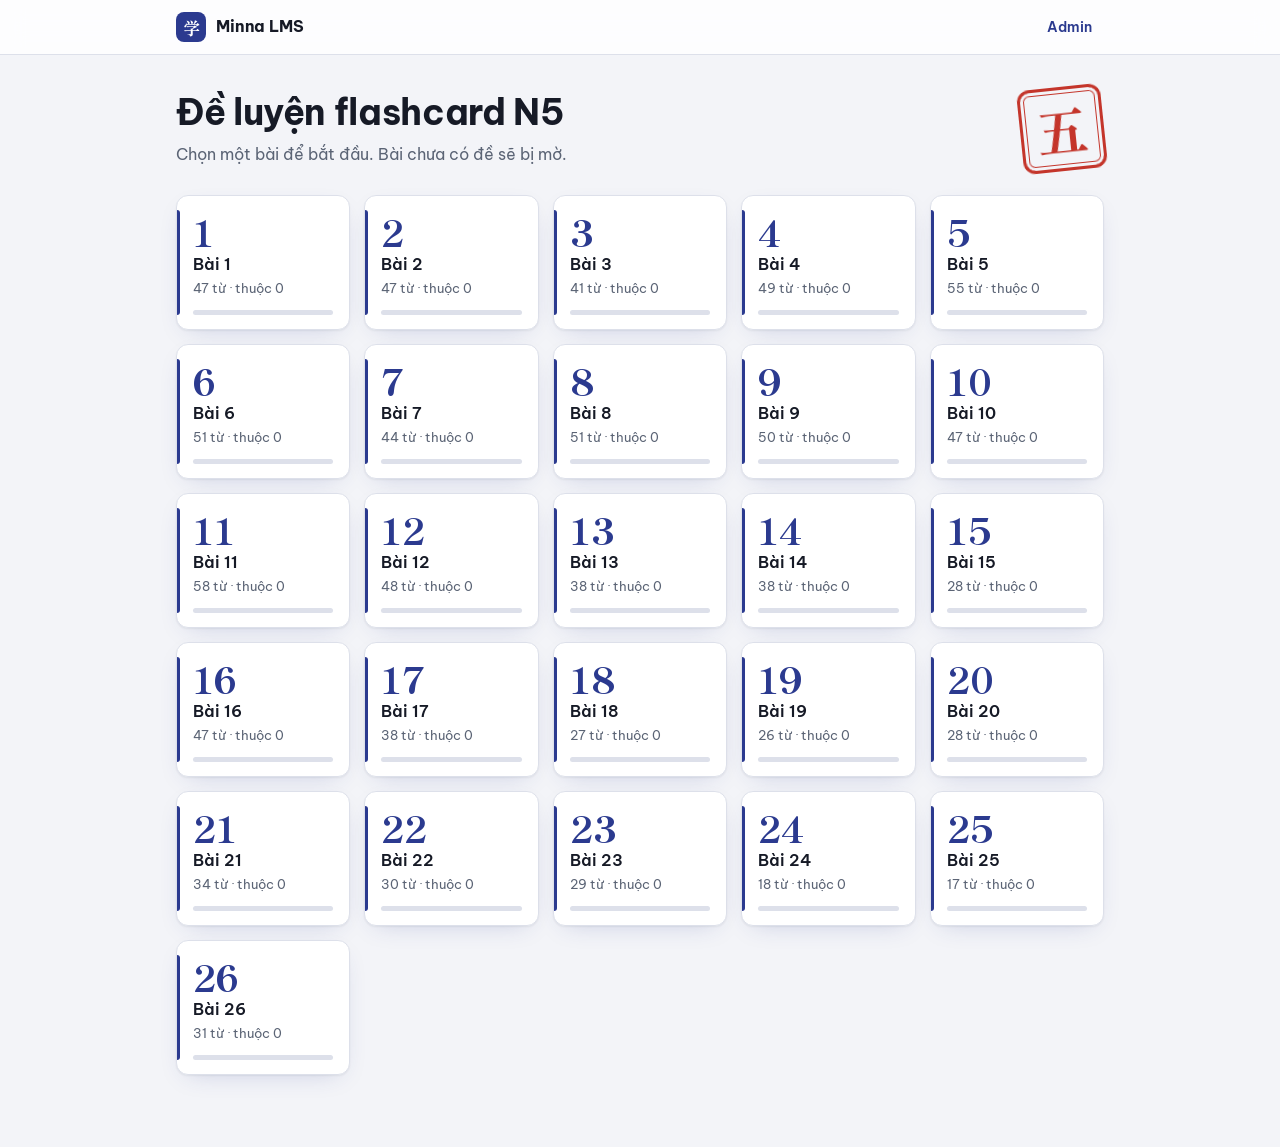
<file: index.html>
<!doctype html>
<html lang="vi">
<head>
<meta charset="utf-8">
<meta name="viewport" content="width=device-width,initial-scale=1">
<meta name="color-scheme" content="light dark">
<meta name="theme-color" content="#2b3a8f">
<meta name="description" content="Luyện từ vựng tiếng Nhật N5 bằng flashcard theo từng bài Minna no Nihongo.">
<title>Minna LMS – Luyện từ vựng N5</title>
<link rel="preconnect" href="https://fonts.googleapis.com">
<link rel="preconnect" href="https://fonts.gstatic.com" crossorigin>
<link rel="stylesheet" href="css/style.css">
</head>
<body>
<header class="top">
  <a class="brand" href="./" aria-label="Minna LMS – trang chủ">
    <span class="logo" aria-hidden="true">学</span>
    <span>Minna LMS</span>
  </a>
  <a class="link" href="admin.html">Admin</a>
</header>

<main class="wrap">
  <section class="hero">
    <div>
      <h1>Đề luyện flashcard N5</h1>
      <p class="muted">Chọn một bài để bắt đầu. Bài chưa có đề sẽ bị mờ.</p>
    </div>
    <div class="stamp" aria-hidden="true">五</div>
  </section>

  <div id="grid" class="grid" aria-live="polite"></div>
  <noscript><p class="muted center">Cần bật JavaScript để hiển thị danh sách bài học.</p></noscript>
</main>

<script src="js/app.js"></script>
<script src="js/home.js"></script>
</body>
</html>
</file>
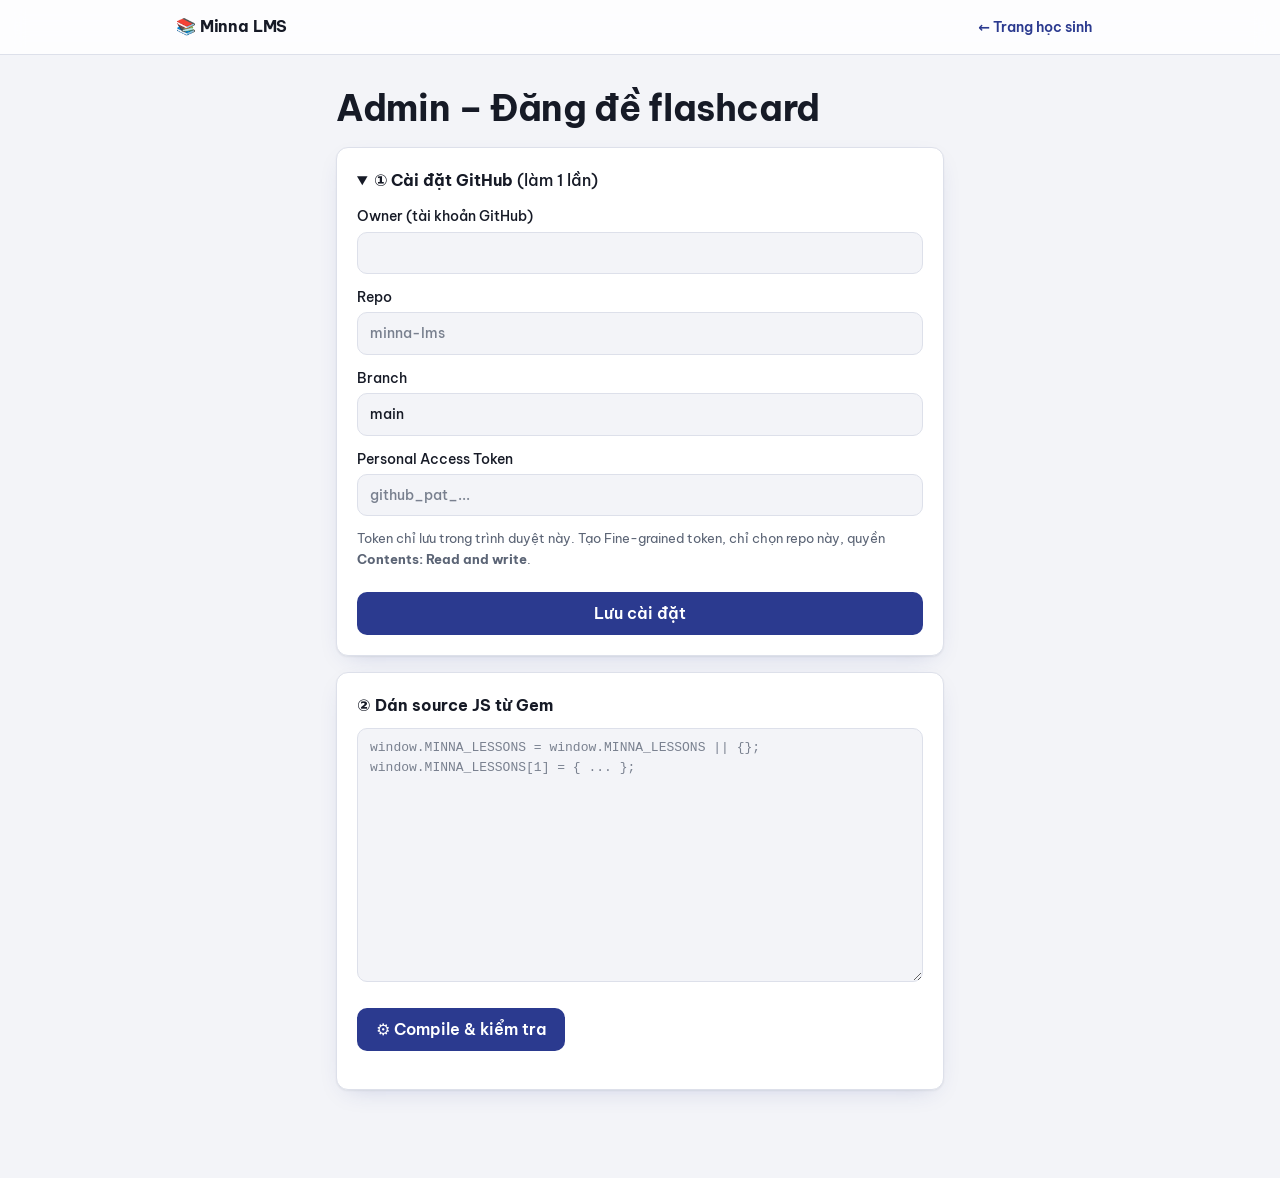
<file: admin.html>
<!doctype html>
<html lang="vi">
<head>
<meta charset="utf-8">
<meta name="viewport" content="width=device-width,initial-scale=1">
<title>Admin – Minna LMS</title>
<link rel="stylesheet" href="css/style.css">
</head>
<body>
<header class="top">
  <a class="brand" href="./">📚 Minna LMS</a>
  <a class="link" href="./">← Trang học sinh</a>
</header>
<main class="wrap narrow">
  <h1>Admin – Đăng đề flashcard</h1>

  <details class="panel" id="cfgBox">
    <summary><b>① Cài đặt GitHub</b> (làm 1 lần)</summary>
    <div class="form">
      <label>Owner (tài khoản GitHub) <input id="owner"></label>
      <label>Repo <input id="repo" placeholder="minna-lms"></label>
      <label>Branch <input id="branch" value="main"></label>
      <label>Personal Access Token <input id="token" type="password" placeholder="github_pat_..."></label>
      <p class="muted small">Token chỉ lưu trong trình duyệt này. Tạo Fine-grained token, chỉ chọn repo này, quyền <b>Contents: Read and write</b>.</p>
      <button class="btn" id="saveCfg">Lưu cài đặt</button>
    </div>
  </details>

  <section class="panel">
    <b>② Dán source JS từ Gem</b>
    <textarea id="code" rows="12" spellcheck="false" placeholder="window.MINNA_LESSONS = window.MINNA_LESSONS || {};&#10;window.MINNA_LESSONS[1] = { ... };"></textarea>
    <div class="actions left">
      <button class="btn" id="compile">⚙ Compile &amp; kiểm tra</button>
    </div>
    <div id="msg" class="msg"></div>
  </section>

  <section class="panel" id="resultBox" hidden>
    <b>③ Kết quả</b>
    <p id="info"></p>
    <div class="actions left">
      <button class="btn ghost" id="preview">👁 Xem thử (chỉ trên máy này)</button>
      <button class="btn good" id="publish">🚀 Đăng lên GitHub</button>
      <button class="btn ghost" id="download">⬇ Tải file .js</button>
    </div>
    <div class="tablewrap"><table id="tbl"></table></div>
  </section>
</main>
<script src="js/app.js"></script>
<script src="js/admin.js"></script>
</body>
</html>
</file>
<file: css/style.css>
/* ==========================================================
   Minna LMS – giao diện luyện từ vựng N5
   Ý tưởng: giấy tập viết Nhật (genkō yōshi) + mực chàm + dấu hanko đỏ
   Giữ nguyên toàn bộ tên class cũ để JS / admin.html không bị vỡ.
   ========================================================== */
@import url("https://fonts.googleapis.com/css2?family=Be+Vietnam+Pro:wght@400;500;600;700&family=Shippori+Mincho:wght@600;800&display=swap");

/* ---------- Design tokens ---------- */
:root{
  color-scheme:light dark;
  --bg:#f3f4f8;
  --fg:#161a26;
  --muted:#5b6475;
  --card:#ffffff;
  --line:#dde0ea;
  --pri:#2b3a8f;          /* chàm */
  --pri-soft:#e8ebf8;
  --accent:#c4352b;       /* đỏ hanko – chỉ dùng một chỗ */
  --good:#157a3d;
  --bad:#c62828;
  --warn:#b45309;
  --on-solid:#fff;
  --grid:rgba(43,58,143,.07);
  --shadow:0 1px 2px rgba(22,26,38,.06),0 8px 24px -12px rgba(43,58,143,.25);
  --shadow-hover:0 2px 4px rgba(22,26,38,.08),0 16px 32px -14px rgba(43,58,143,.4);
  --radius:12px;
  --font-ui:"Be Vietnam Pro",system-ui,-apple-system,"Segoe UI","Noto Sans JP","Hiragino Sans","Yu Gothic",sans-serif;
  --font-jp:"Shippori Mincho","Hiragino Mincho ProN","Yu Mincho","Noto Serif JP",serif;
}
@media (prefers-color-scheme:dark){
  :root{
    --bg:#0d111c;
    --fg:#e9ecf5;
    --muted:#9aa3b8;
    --card:#151b2a;
    --line:#262e43;
    --pri:#8e9bff;
    --pri-soft:#1d2540;
    --accent:#ff6b5e;
    --good:#34d27b;
    --bad:#ff7b72;
    --warn:#f5a524;
    --on-solid:#0d111c;
    --grid:rgba(142,155,255,.07);
    --shadow:0 1px 2px rgba(0,0,0,.4),0 8px 24px -12px rgba(0,0,0,.6);
    --shadow-hover:0 2px 4px rgba(0,0,0,.5),0 16px 32px -14px rgba(142,155,255,.35);
  }
}

/* ---------- Base ---------- */
*{box-sizing:border-box}
html{-webkit-text-size-adjust:100%;scroll-behavior:smooth}
body{
  margin:0;min-height:100vh;
  font-family:var(--font-ui);font-size:16px;line-height:1.6;
  background:var(--bg);color:var(--fg);
  -webkit-font-smoothing:antialiased;
}
a{color:inherit}
:focus-visible{outline:3px solid var(--pri);outline-offset:3px;border-radius:6px}
::selection{background:var(--pri);color:var(--on-solid)}

h1{margin:0 0 8px;font-size:clamp(26px,4.5vw,36px);line-height:1.2;font-weight:700;letter-spacing:-.01em;text-wrap:balance}
p{margin:0 0 .75em}

.muted{color:var(--muted)}
.small{font-size:13px}
.center{text-align:center}

/* ---------- Header ---------- */
.top{
  position:sticky;top:0;z-index:20;
  display:flex;justify-content:space-between;align-items:center;gap:12px;
  padding:10px max(20px,calc((100vw - 960px)/2 + 16px));
  background:var(--card);
  border-bottom:1px solid var(--line);
}
@supports (background:color-mix(in srgb,red,blue)){
  .top{background:color-mix(in srgb,var(--card) 82%,transparent);-webkit-backdrop-filter:saturate(1.4) blur(12px);backdrop-filter:saturate(1.4) blur(12px)}
}
.brand{display:inline-flex;align-items:center;gap:10px;font-weight:700;letter-spacing:-.01em;color:var(--fg);text-decoration:none}
.logo{
  display:grid;place-items:center;width:30px;height:30px;
  font:800 17px/1 var(--font-jp);
  color:var(--on-solid);background:var(--pri);border-radius:8px;
}
.link{
  color:var(--pri);text-decoration:none;font-size:14px;font-weight:600;
  padding:6px 12px;border-radius:999px;transition:background .15s;
}
.link:hover{background:var(--pri-soft)}

/* ---------- Layout ---------- */
.wrap{max-width:960px;margin:0 auto;padding:32px 16px 72px}
.narrow{max-width:640px}

/* ---------- Hero (trang chủ) ---------- */
.hero{display:flex;align-items:center;justify-content:space-between;gap:20px;margin-bottom:8px}
.hero p{max-width:46ch;margin:0}
.stamp{
  flex:none;display:grid;place-items:center;
  width:84px;height:84px;
  font:800 52px/1 var(--font-jp);
  color:var(--accent);
  border:3px solid var(--accent);border-radius:12px;
  box-shadow:inset 0 0 0 3px var(--bg),inset 0 0 0 4px var(--accent);
  transform:rotate(-6deg);
  user-select:none;
  animation:stamp .5s cubic-bezier(.2,.9,.3,1.2) .15s both;
}
@keyframes stamp{
  from{opacity:0;transform:rotate(-14deg) scale(1.7)}
  to{opacity:1;transform:rotate(-6deg) scale(1)}
}

/* ---------- Lưới bài học ---------- */
.grid{display:grid;grid-template-columns:repeat(auto-fill,minmax(160px,1fr));gap:14px;margin-top:24px}
.grid:empty::before{content:"Đang tải danh sách bài…";grid-column:1/-1;padding:40px 0;text-align:center;color:var(--muted)}

.lesson{
  position:relative;display:flex;flex-direction:column;gap:2px;
  padding:16px 16px 14px;
  background:var(--card);color:var(--fg);
  border:1px solid var(--line);border-radius:var(--radius);
  box-shadow:var(--shadow);
  text-decoration:none;
  transition:transform .18s ease,border-color .18s,box-shadow .18s;
}
.lesson::before{ /* gáy vở: dải màu mảnh bên trái */
  content:"";position:absolute;left:0;top:14px;bottom:14px;width:3px;
  background:var(--pri);border-radius:0 3px 3px 0;
}
.lesson:not(.off):hover{transform:translateY(-3px);border-color:var(--pri);box-shadow:var(--shadow-hover)}
.lesson:not(.off):active{transform:translateY(-1px)}
.lesson.off{opacity:.55;pointer-events:none;border-style:dashed;box-shadow:none;background:transparent}
.lesson.off::before{background:var(--line)}
.lesson .num{font:800 36px/1.1 var(--font-jp);color:var(--pri)}
.lesson .name{font-weight:600;line-height:1.35}
.lesson .meta{font-size:13px;color:var(--muted)}

.mini{height:5px;background:var(--line);border-radius:9px;margin-top:10px;overflow:hidden}
.mini i{display:block;height:100%;background:var(--good);border-radius:9px;transition:width .4s ease}

/* ---------- Panel / toolbar ---------- */
.panel{
  background:var(--card);border:1px solid var(--line);border-radius:var(--radius);
  padding:20px;margin:16px 0;box-shadow:var(--shadow);
}
.toolbar{display:flex;flex-wrap:wrap;gap:12px;align-items:center;margin:16px 0;font-size:14px}

/* ---------- Form controls ---------- */
select,input,textarea{
  font:inherit;color:var(--fg);background:var(--bg);
  border:1px solid var(--line);border-radius:10px;padding:9px 12px;
  transition:border-color .15s,box-shadow .15s;
}
select:hover,input:hover,textarea:hover{border-color:var(--muted)}
select:focus,input:focus,textarea:focus{outline:none;border-color:var(--pri);box-shadow:0 0 0 3px var(--pri-soft)}
textarea{width:100%;margin-top:10px;font-family:ui-monospace,Menlo,Consolas,monospace;font-size:13px;line-height:1.5;resize:vertical}
::placeholder{color:var(--muted);opacity:.8}

.form{display:grid;gap:12px;margin-top:12px}
.form label{display:grid;gap:4px;font-size:14px;font-weight:500}

/* ---------- Buttons ---------- */
.btn{
  display:inline-block;font:inherit;font-weight:600;line-height:1.2;
  padding:11px 18px;border:1px solid transparent;border-radius:10px;
  background:var(--pri);color:var(--on-solid);
  cursor:pointer;text-decoration:none;text-align:center;
  transition:filter .15s,transform .1s,background .15s,border-color .15s;
}
.btn:hover{filter:brightness(1.1)}
.btn:active{transform:scale(.97)}
.btn.ghost{background:transparent;color:var(--fg);border-color:var(--line)}
.btn.ghost:hover{filter:none;background:var(--pri-soft);border-color:var(--pri)}
.btn.good{background:var(--good);color:var(--on-solid)}
.btn.bad{background:var(--bad);color:var(--on-solid)}
.btn:disabled{opacity:.5;cursor:wait;transform:none;filter:none}

/* ---------- Tiến độ ---------- */
.progress{height:8px;background:var(--line);border-radius:9px;overflow:hidden}
.progress div{height:100%;width:0;background:linear-gradient(90deg,var(--pri),var(--good));border-radius:9px;transition:width .3s ease}

/* ---------- Flashcard ---------- */
.card{perspective:1200px;height:280px;margin:20px 0 12px;cursor:pointer;outline:none;-webkit-tap-highlight-color:transparent}
.card:focus-visible .face{border-color:var(--pri);box-shadow:0 0 0 4px var(--pri-soft)}
.card .inner{position:relative;width:100%;height:100%;transition:transform .5s cubic-bezier(.3,.7,.2,1);transform-style:preserve-3d}
.card.noanim .inner{transition:none}
.card.flipped .inner{transform:rotateY(180deg)}

.face{
  position:absolute;inset:0;
  backface-visibility:hidden;-webkit-backface-visibility:hidden;
  display:flex;align-items:center;justify-content:center;text-align:center;
  padding:24px;
  /* mặt trước: giấy ô vuông kiểu genkō yōshi */
  background-color:var(--card);
  background-image:linear-gradient(var(--grid) 1px,transparent 1px),linear-gradient(90deg,var(--grid) 1px,transparent 1px);
  background-size:36px 36px;background-position:center;
  border:2px solid var(--line);border-radius:22px;
  box-shadow:var(--shadow);
  font-family:var(--font-jp);
  font-size:clamp(30px,8vw,56px);font-weight:800;line-height:1.3;
  word-break:break-word;text-wrap:balance;
  transition:border-color .2s,box-shadow .2s;
}
.face.back{
  transform:rotateY(180deg);
  background-image:none;background-color:var(--pri-soft);
  border-color:var(--pri);
  font-family:var(--font-ui);font-weight:600;
  font-size:clamp(22px,5.5vw,34px);
}

.actions{display:flex;gap:12px;justify-content:center;margin:18px 0;flex-wrap:wrap}
.actions.left{justify-content:flex-start}
.actions .btn{flex:1;min-width:130px;text-align:center}
.actions.left .btn{flex:none}

/* ---------- Thông báo ---------- */
.msg{margin-top:12px;font-size:14px;white-space:pre-wrap}
.msg.err{color:var(--bad)}
.msg.ok{color:var(--good)}
.msg.warn{color:var(--warn)}

/* ---------- Bảng ---------- */
.tablewrap{max-height:360px;overflow:auto;margin-top:12px;border:1px solid var(--line);border-radius:10px}
table{width:100%;border-collapse:collapse;font-size:14px}
th,td{padding:8px 12px;border-bottom:1px solid var(--line);text-align:left}
th{position:sticky;top:0;background:var(--card);font-weight:600;color:var(--muted);z-index:1}
tbody tr:last-child td{border-bottom:0}
tbody tr:hover{background:var(--pri-soft)}
summary{cursor:pointer;font-weight:500}
summary:hover{color:var(--pri)}

/* ---------- Footer ---------- */
.foot{margin-top:48px;padding-top:16px;border-top:1px solid var(--line);font-size:13px;color:var(--muted)}

/* ---------- Mobile ---------- */
@media (max-width:520px){
  .wrap{padding:24px 14px 56px}
  .stamp{width:64px;height:64px;font-size:38px;border-radius:10px}
  .grid{grid-template-columns:repeat(2,1fr);gap:10px}
  .card{height:240px}
  .actions .btn{min-width:0}
}

/* ---------- Giảm chuyển động ---------- */
@media (prefers-reduced-motion:reduce){
  html{scroll-behavior:auto}
  *,*::before,*::after{animation:none!important;transition:none!important}
}
</file>
